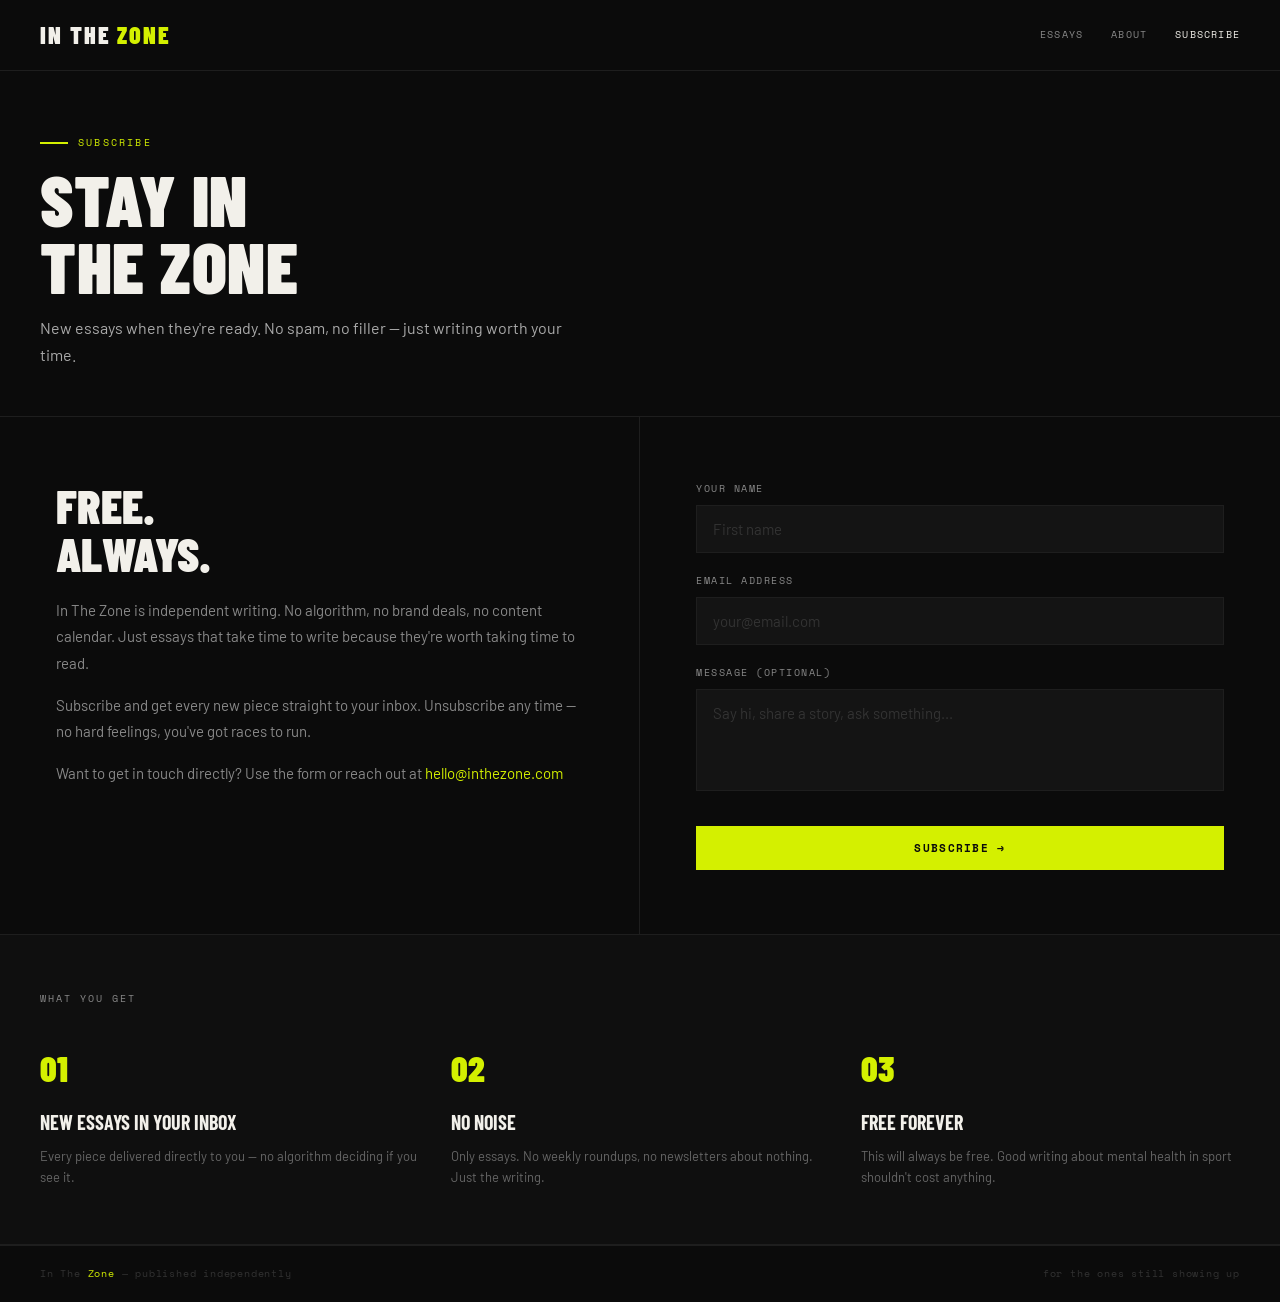
<file: contact.html>
<!DOCTYPE html>
<html lang="en">
<head>
<meta charset="UTF-8">
<meta name="viewport" content="width=device-width, initial-scale=1.0">
<title>Subscribe — In The Zone</title>
<link rel="stylesheet" href="style.css">
<style>
.contact-layout{
  display:grid;grid-template-columns:1fr 1fr;
  border-bottom:1px solid var(--rule);
  min-height:480px;
}
.contact-left{
  padding:64px 56px;border-right:1px solid var(--rule);
}
.contact-left h2{
  font-family:'Barlow Condensed',sans-serif;font-weight:900;
  font-size:48px;text-transform:uppercase;color:var(--white);
  line-height:1;margin-bottom:20px;
}
.contact-left p{font-size:15px;line-height:1.75;color:#888;margin-bottom:16px;}
.contact-left p:last-child{margin-bottom:0;}

.contact-right{padding:64px 56px;display:flex;flex-direction:column;justify-content:center;}
.field-group{margin-bottom:20px;}
.field-label{
  font-family:'Space Mono',monospace;font-size:10px;letter-spacing:0.15em;
  text-transform:uppercase;color:var(--muted);display:block;margin-bottom:8px;
}
.field-group input,
.field-group textarea{
  width:100%;padding:14px 16px;
  background:#141414;border:1px solid var(--rule);
  color:var(--white);font-family:'Barlow',sans-serif;font-size:15px;
  outline:none;transition:border-color 0.15s;resize:none;
}
.field-group input:focus,
.field-group textarea:focus{border-color:#444;}
.field-group input::placeholder,
.field-group textarea::placeholder{color:#333;}
.submit-btn{
  width:100%;padding:14px;
  background:var(--zap);color:#0b0b0b;
  font-family:'Space Mono',monospace;font-size:11px;font-weight:700;
  letter-spacing:0.12em;text-transform:uppercase;
  border:none;cursor:pointer;margin-top:8px;
  transition:background 0.15s;
}
.submit-btn:hover{background:#c2e000;}

.perks{
  padding:56px 40px;border-bottom:1px solid var(--rule);
  background:#0f0f0f;
}
.perks-label{font-family:'Space Mono',monospace;font-size:10px;letter-spacing:0.2em;text-transform:uppercase;color:var(--muted);margin-bottom:32px;}
.perks-grid{display:grid;grid-template-columns:1fr 1fr 1fr;gap:32px;}
.perk{}
.perk-icon{font-family:'Barlow Condensed',sans-serif;font-weight:900;font-size:36px;color:var(--zap);margin-bottom:10px;}
.perk-hed{font-family:'Barlow Condensed',sans-serif;font-weight:700;font-size:20px;text-transform:uppercase;color:var(--white);margin-bottom:8px;}
.perk-dek{font-size:13px;line-height:1.6;color:#666;}
</style>
</head>
<body>

<nav>
  <a href="index.html" class="wordmark">In The <span>Zone</span></a>
  <div class="navlinks">
    <a href="essays.html">Essays</a>
    <a href="about.html">About</a>
    <a href="contact.html" class="active">Subscribe</a>
  </div>
</nav>

<div class="page-header">
  <div class="page-header-tag">Subscribe</div>
  <h1>Stay In<br>The Zone</h1>
  <p>New essays when they're ready. No spam, no filler — just writing worth your time.</p>
</div>

<div class="contact-layout">
  <div class="contact-left">
    <h2>Free.<br>Always.</h2>
    <p>In The Zone is independent writing. No algorithm, no brand deals, no content calendar. Just essays that take time to write because they're worth taking time to read.</p>
    <p>Subscribe and get every new piece straight to your inbox. Unsubscribe any time — no hard feelings, you've got races to run.</p>
    <p>Want to get in touch directly? Use the form or reach out at <span style="color:var(--zap);">hello@inthezone.com</span></p>
  </div>
  <div class="contact-right">
    <div class="field-group">
      <label class="field-label">Your name</label>
      <input type="text" placeholder="First name" />
    </div>
    <div class="field-group">
      <label class="field-label">Email address</label>
      <input type="email" placeholder="your@email.com" />
    </div>
    <div class="field-group">
      <label class="field-label">Message (optional)</label>
      <textarea rows="4" placeholder="Say hi, share a story, ask something..."></textarea>
    </div>
    <button class="submit-btn">Subscribe →</button>
  </div>
</div>

<div class="perks">
  <div class="perks-label">What you get</div>
  <div class="perks-grid">
    <div class="perk">
      <div class="perk-icon">01</div>
      <div class="perk-hed">New essays in your inbox</div>
      <div class="perk-dek">Every piece delivered directly to you — no algorithm deciding if you see it.</div>
    </div>
    <div class="perk">
      <div class="perk-icon">02</div>
      <div class="perk-hed">No noise</div>
      <div class="perk-dek">Only essays. No weekly roundups, no newsletters about nothing. Just the writing.</div>
    </div>
    <div class="perk">
      <div class="perk-icon">03</div>
      <div class="perk-hed">Free forever</div>
      <div class="perk-dek">This will always be free. Good writing about mental health in sport shouldn't cost anything.</div>
    </div>
  </div>
</div>

<footer>
  <p>In The <span class="zap">Zone</span> — published independently</p>
  <p>for the ones still showing up</p>
</footer>

</body>
</html>
</file>
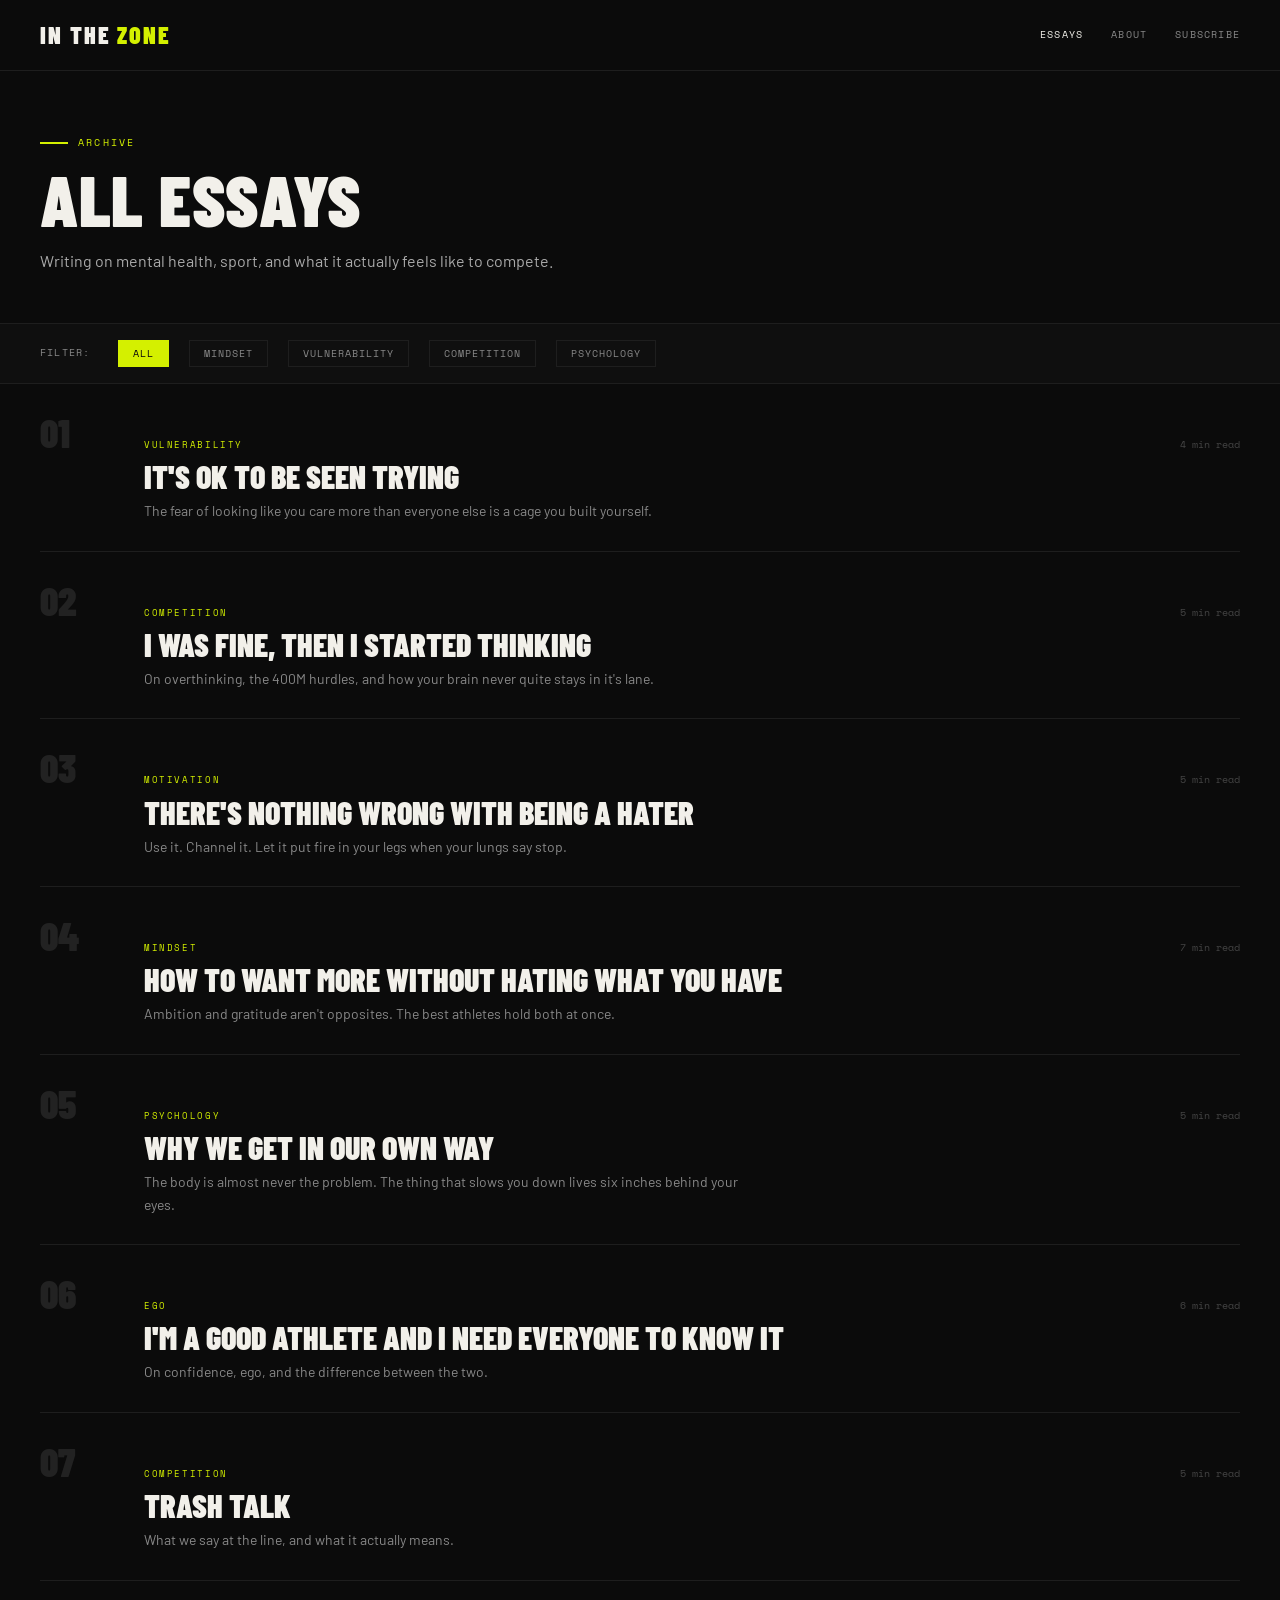
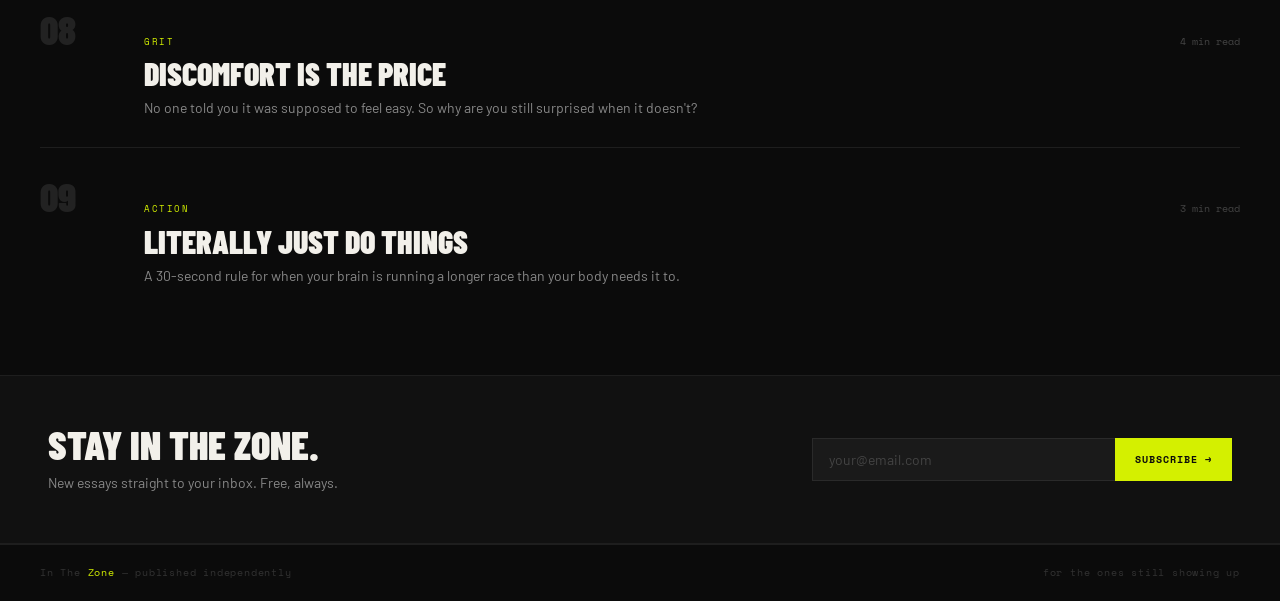
<file: essays.html>
<!DOCTYPE html>
<html lang="en">
<head>
<meta charset="UTF-8">
<meta name="viewport" content="width=device-width, initial-scale=1.0">
<title>Essays — In The Zone</title>
<link rel="stylesheet" href="style.css">
<style>
.essays-grid{padding:0 40px 60px;}
.essays-row{
  display:grid;grid-template-columns:80px 1fr auto;
  align-items:baseline;gap:24px;
  padding:28px 0;border-bottom:1px solid var(--rule);
  transition:opacity 0.15s;
}
.essays-row:hover{opacity:0.65;}
.essays-row:last-child{border-bottom:none;}
.essays-num{
  font-family:'Barlow Condensed',sans-serif;font-weight:900;
  font-size:40px;color:#222;line-height:1;
}
.essays-main{}
.essays-tag{
  font-family:'Space Mono',monospace;font-size:9px;letter-spacing:0.18em;
  text-transform:uppercase;color:var(--zap);margin-bottom:8px;
}
.essays-hed{
  font-family:'Barlow Condensed',sans-serif;font-weight:900;
  font-size:32px;line-height:1.0;text-transform:uppercase;
  color:var(--white);margin-bottom:8px;
}
.essays-dek{font-size:14px;line-height:1.6;color:#888;max-width:600px;}
.essays-meta{
  font-family:'Space Mono',monospace;font-size:10px;
  color:#444;text-align:right;white-space:nowrap;
}

.filter-bar{
  padding:16px 40px;border-bottom:1px solid var(--rule);
  display:flex;gap:20px;align-items:center;
  background:#0f0f0f;
}
.filter-label{
  font-family:'Space Mono',monospace;font-size:10px;
  letter-spacing:0.12em;text-transform:uppercase;color:var(--muted);
  margin-right:8px;
}
.filter-btn{
  font-family:'Space Mono',monospace;font-size:10px;
  letter-spacing:0.1em;text-transform:uppercase;
  color:var(--muted);background:none;border:1px solid var(--rule);
  padding:5px 14px;cursor:pointer;transition:all 0.15s;
}
.filter-btn:hover,.filter-btn.active{color:var(--bg);background:var(--zap);border-color:var(--zap);}
</style>
</head>
<body>

<nav>
  <a href="index.html" class="wordmark">In The <span>Zone</span></a>
  <div class="navlinks">
    <a href="essays.html" class="active">Essays</a>
    <a href="about.html">About</a>
    <a href="contact.html">Subscribe</a>
  </div>
</nav>

<div class="page-header">
  <div class="page-header-tag">Archive</div>
  <h1>All Essays</h1>
  <p>Writing on mental health, sport, and what it actually feels like to compete.</p>
</div>

<div class="filter-bar">
  <span class="filter-label">Filter:</span>
  <button class="filter-btn active">All</button>
  <button class="filter-btn">Mindset</button>
  <button class="filter-btn">Vulnerability</button>
  <button class="filter-btn">Competition</button>
  <button class="filter-btn">Psychology</button>
</div>

<div class="essays-grid">
  <a href="essay.html" class="essays-row">
    <div class="essays-num">01</div>
    <div class="essays-main">
      <div class="essays-tag">Vulnerability</div>
      <div class="essays-hed">It's OK to Be Seen Trying</div>
      <div class="essays-dek">The fear of looking like you care more than everyone else is a cage you built yourself.</div>
    </div>
    <div class="essays-meta">4 min read</div>
  </a>
  <a href="Iwasfinethenistartedthinking.html" class="essays-row">
    <div class="essays-num">02</div>
    <div class="essays-main">
      <div class="essays-tag">Competition</div>
      <div class="essays-hed">I was Fine, then I started Thinking</div>
      <div class="essays-dek">On overthinking, the 400M hurdles, and how your brain never quite stays in it's lane.</div>
    </div>
    <div class="essays-meta">5 min read</div>
  </a>
  <a href="hater.html" class="essays-row">
    <div class="essays-num">03</div>
    <div class="essays-main">
      <div class="essays-tag">Motivation</div>
      <div class="essays-hed">There's Nothing Wrong With Being a Hater</div>
      <div class="essays-dek">Use it. Channel it. Let it put fire in your legs when your lungs say stop.</div>
    </div>
    <div class="essays-meta">5 min read</div>
  </a>
  <a href="essay.html" class="essays-row">
    <div class="essays-num">04</div>
    <div class="essays-main">
      <div class="essays-tag">Mindset</div>
      <div class="essays-hed">How to Want More Without Hating What You Have</div>
      <div class="essays-dek">Ambition and gratitude aren't opposites. The best athletes hold both at once.</div>
    </div>
    <div class="essays-meta">7 min read</div>
  </a>
  <a href="essay.html" class="essays-row">
    <div class="essays-num">05</div>
    <div class="essays-main">
      <div class="essays-tag">Psychology</div>
      <div class="essays-hed">Why We Get In Our Own Way</div>
      <div class="essays-dek">The body is almost never the problem. The thing that slows you down lives six inches behind your eyes.</div>
    </div>
    <div class="essays-meta">5 min read</div>
  </a>
  <a href="essay.html" class="essays-row">
    <div class="essays-num">06</div>
    <div class="essays-main">
      <div class="essays-tag">Ego</div>
      <div class="essays-hed">I'm a Good Athlete and I Need Everyone to Know It</div>
      <div class="essays-dek">On confidence, ego, and the difference between the two.</div>
    </div>
    <div class="essays-meta">6 min read</div>
  </a>
  <a href="essay.html" class="essays-row">
    <div class="essays-num">07</div>
    <div class="essays-main">
      <div class="essays-tag">Competition</div>
      <div class="essays-hed">Trash Talk</div>
      <div class="essays-dek">What we say at the line, and what it actually means.</div>
    </div>
    <div class="essays-meta">5 min read</div>
  </a>
  <a href="essay.html" class="essays-row">
    <div class="essays-num">08</div>
    <div class="essays-main">
      <div class="essays-tag">Grit</div>
      <div class="essays-hed">Discomfort Is the Price</div>
      <div class="essays-dek">No one told you it was supposed to feel easy. So why are you still surprised when it doesn't?</div>
    </div>
    <div class="essays-meta">4 min read</div>
  </a>
  <a href="essay.html" class="essays-row">
    <div class="essays-num">09</div>
    <div class="essays-main">
      <div class="essays-tag">Action</div>
      <div class="essays-hed">Literally Just Do Things</div>
      <div class="essays-dek">A 30-second rule for when your brain is running a longer race than your body needs it to.</div>
    </div>
    <div class="essays-meta">3 min read</div>
  </a>
</div>

<div class="sub-strip">
  <div class="sub-strip-left">
    <h2>Stay in the zone.</h2>
    <p>New essays straight to your inbox. Free, always.</p>
  </div>
  <div class="sub-form">
    <input type="email" placeholder="your@email.com" />
    <button>Subscribe →</button>
  </div>
</div>

<footer>
  <p>In The <span class="zap">Zone</span> — published independently</p>
  <p>for the ones still showing up</p>
</footer>

</body>
</html>
</file>
<file: style.css>
@import url('https://fonts.googleapis.com/css2?family=Barlow+Condensed:wght@400;700;900&family=Barlow:ital,wght@0,400;0,500;1,400&family=Space+Mono&display=swap');

*,*::before,*::after{box-sizing:border-box;margin:0;padding:0}
:root{
  --bg:#0b0b0b;
  --zap:#d4f000;
  --white:#f2f0ea;
  --muted:#888;
  --rule:#1e1e1e;
}
body{background:var(--bg);color:var(--white);font-family:'Barlow',sans-serif;line-height:1.6;}
a{text-decoration:none;color:inherit;}

/* NAV */
nav{
  display:flex;align-items:center;justify-content:space-between;
  padding:16px 40px;border-bottom:1px solid var(--rule);
  position:sticky;top:0;z-index:100;background:var(--bg);
}
.wordmark{
  font-family:'Barlow Condensed',sans-serif;font-weight:900;
  font-size:24px;letter-spacing:0.08em;text-transform:uppercase;color:var(--white);
}
.wordmark span{color:var(--zap);}
.navlinks{display:flex;gap:28px;}
.navlinks a{
  font-family:'Space Mono',monospace;font-size:10px;
  letter-spacing:0.12em;text-transform:uppercase;color:var(--muted);
  transition:color 0.15s;
}
.navlinks a:hover{color:var(--white);}
.navlinks a.active{color:var(--white);}

/* FOOTER */
footer{
  padding:20px 40px;border-top:1px solid var(--rule);
  display:flex;justify-content:space-between;align-items:center;margin-top:0;
}
footer p{font-family:'Space Mono',monospace;font-size:10px;color:#333;letter-spacing:0.08em;}
footer .zap{color:var(--zap);}

/* SUBSCRIBE STRIP */
.sub-strip{
  padding:48px;border-top:1px solid var(--rule);border-bottom:1px solid var(--rule);
  display:flex;align-items:center;justify-content:space-between;gap:40px;
  background:#111;
}
.sub-strip-left h2{
  font-family:'Barlow Condensed',sans-serif;font-weight:900;
  font-size:40px;text-transform:uppercase;color:var(--white);
  line-height:1;margin-bottom:8px;
}
.sub-strip-left p{font-size:14px;color:#888;max-width:360px;}
.sub-form{display:flex;flex:1;max-width:420px;}
.sub-form input{
  flex:1;padding:12px 16px;background:#1a1a1a;
  border:1px solid #2a2a2a;border-right:none;
  color:var(--white);font-family:'Barlow',sans-serif;font-size:14px;outline:none;
}
.sub-form input::placeholder{color:#444;}
.sub-form button{
  background:var(--zap);color:#0b0b0b;
  font-family:'Space Mono',monospace;font-size:10px;font-weight:700;
  letter-spacing:0.1em;text-transform:uppercase;
  padding:12px 20px;border:none;cursor:pointer;white-space:nowrap;
}
.sub-form button:hover{background:#c2e000;}

/* PAGE HEADER */
.page-header{
  padding:64px 40px 48px;border-bottom:1px solid var(--rule);
}
.page-header-tag{
  font-family:'Space Mono',monospace;font-size:10px;letter-spacing:0.22em;
  text-transform:uppercase;color:var(--zap);margin-bottom:14px;
  display:flex;align-items:center;gap:10px;
}
.page-header-tag::before{content:'';width:28px;height:2px;background:var(--zap);}
.page-header h1{
  font-family:'Barlow Condensed',sans-serif;font-weight:900;
  font-size:72px;line-height:0.93;letter-spacing:0.01em;
  text-transform:uppercase;color:var(--white);max-width:800px;
}
.page-header p{
  font-size:16px;line-height:1.65;color:#aaa;
  max-width:560px;margin-top:16px;
}
</file>
